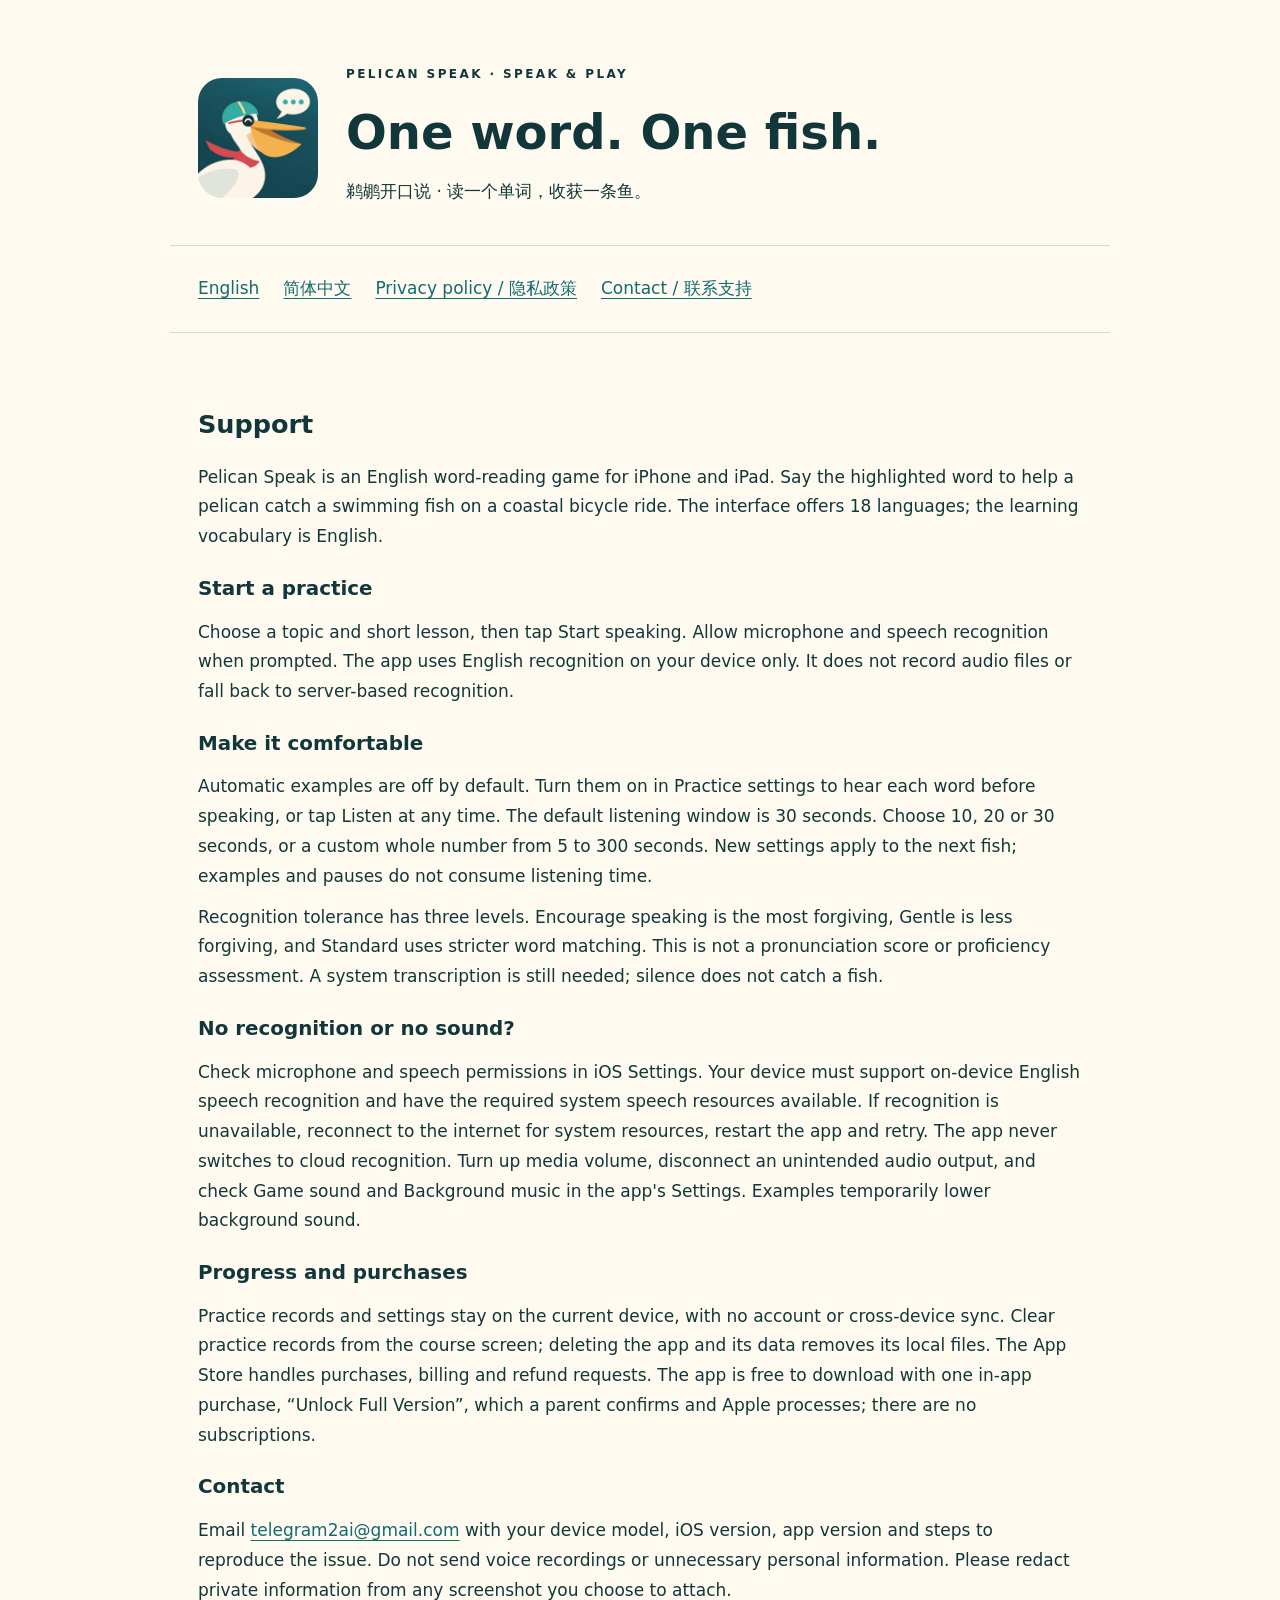
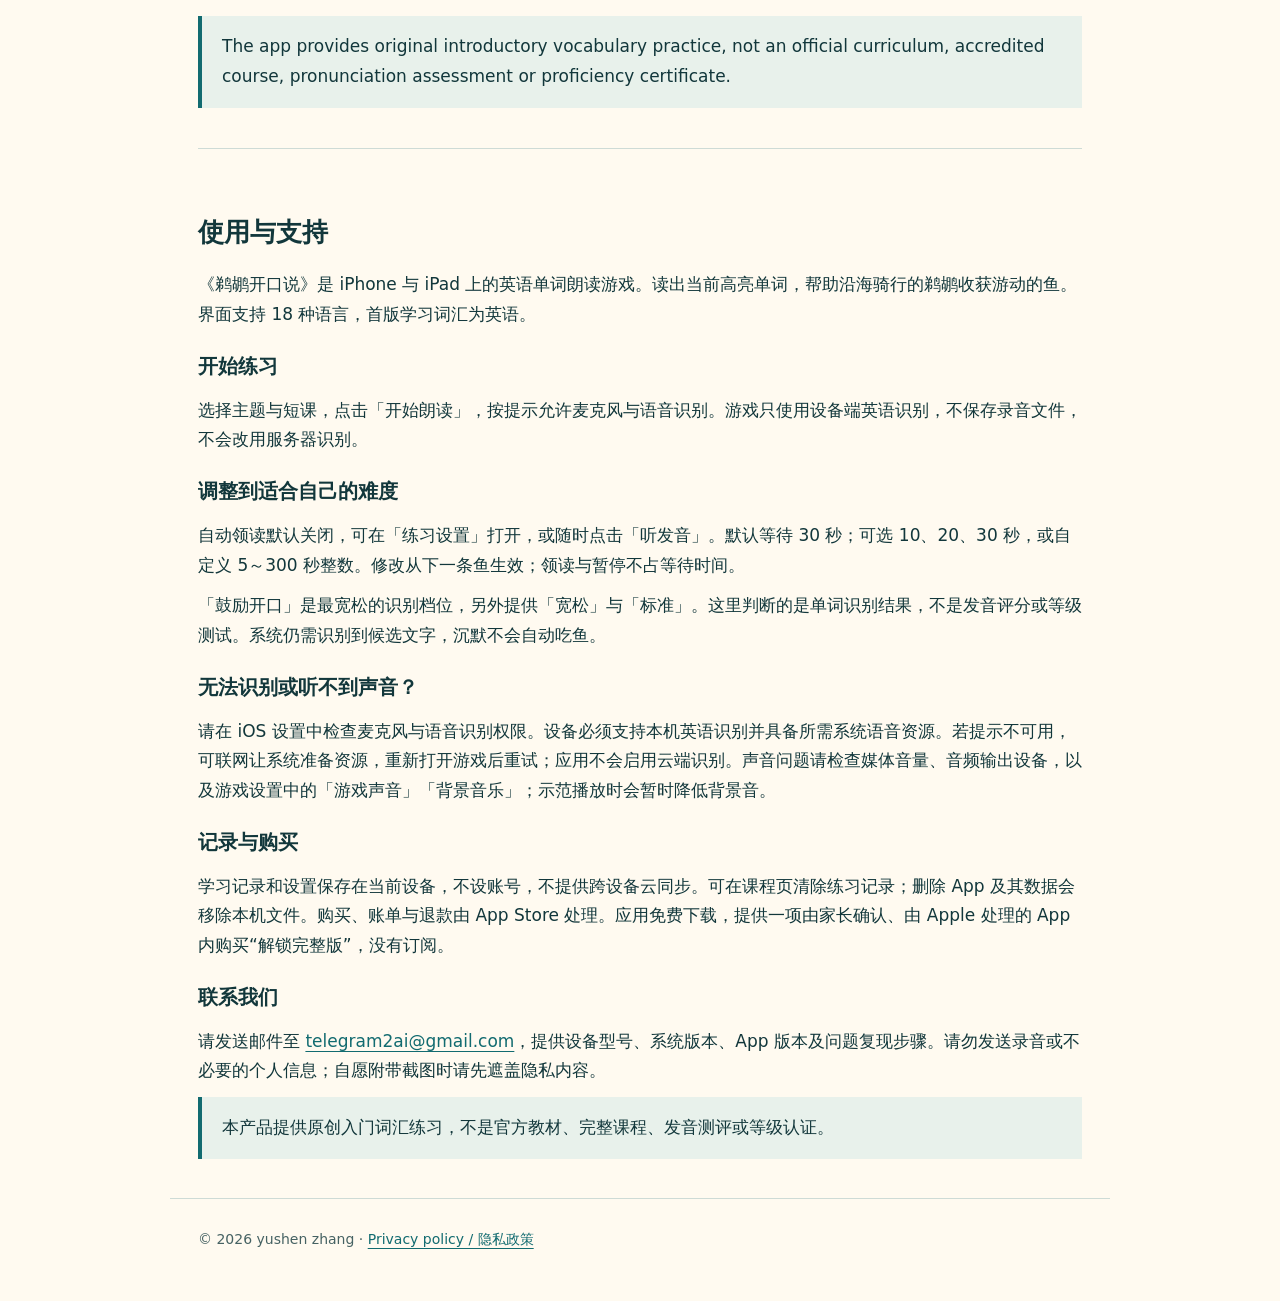
<file: index.html>
<!doctype html>
<html lang="en"><head><meta charset="utf-8"><meta name="viewport" content="width=device-width,initial-scale=1"><meta name="description" content="Pelican Speak support: English word reading, on-device speech recognition, adjustable practice and privacy."><title>Pelican Speak · Support / 鹈鹕开口说支持</title><link rel="stylesheet" href="style.css"></head>
<body><header><img src="icon.png" alt="Pelican Speak icon" width="120" height="120"><div><span class="eyebrow">PELICAN SPEAK · SPEAK &amp; PLAY</span><h1>One word. One fish.</h1><p>鹈鹕开口说 · 读一个单词，收获一条鱼。</p></div></header>
<nav aria-label="Navigation"><a href="#en">English</a><a href="#zh">简体中文</a><a href="privacy.html">Privacy policy / 隐私政策</a><a href="mailto:telegram2ai@gmail.com?subject=Pelican%20Speak%20Support">Contact / 联系支持</a></nav>
<main><section id="en"><h2>Support</h2><p>Pelican Speak is an English word-reading game for iPhone and iPad. Say the highlighted word to help a pelican catch a swimming fish on a coastal bicycle ride. The interface offers 18 languages; the learning vocabulary is English.</p>
<h3>Start a practice</h3><p>Choose a topic and short lesson, then tap Start speaking. Allow microphone and speech recognition when prompted. The app uses English recognition on your device only. It does not record audio files or fall back to server-based recognition.</p>
<h3>Make it comfortable</h3><p>Automatic examples are off by default. Turn them on in Practice settings to hear each word before speaking, or tap Listen at any time. The default listening window is 30 seconds. Choose 10, 20 or 30 seconds, or a custom whole number from 5 to 300 seconds. New settings apply to the next fish; examples and pauses do not consume listening time.</p><p>Recognition tolerance has three levels. Encourage speaking is the most forgiving, Gentle is less forgiving, and Standard uses stricter word matching. This is not a pronunciation score or proficiency assessment. A system transcription is still needed; silence does not catch a fish.</p>
<h3>No recognition or no sound?</h3><p>Check microphone and speech permissions in iOS Settings. Your device must support on-device English speech recognition and have the required system speech resources available. If recognition is unavailable, reconnect to the internet for system resources, restart the app and retry. The app never switches to cloud recognition. Turn up media volume, disconnect an unintended audio output, and check Game sound and Background music in the app's Settings. Examples temporarily lower background sound.</p>
<h3>Progress and purchases</h3><p>Practice records and settings stay on the current device, with no account or cross-device sync. Clear practice records from the course screen; deleting the app and its data removes its local files. The App Store handles purchases, billing and refund requests. The app is free to download with one in-app purchase, “Unlock Full Version”, which a parent confirms and Apple processes; there are no subscriptions.</p>
<h3>Contact</h3><p>Email <a href="mailto:telegram2ai@gmail.com?subject=Pelican%20Speak%20Support">telegram2ai@gmail.com</a> with your device model, iOS version, app version and steps to reproduce the issue. Do not send voice recordings or unnecessary personal information. Please redact private information from any screenshot you choose to attach.</p>
<p class="note">The app provides original introductory vocabulary practice, not an official curriculum, accredited course, pronunciation assessment or proficiency certificate.</p></section>
<section id="zh" lang="zh-Hans"><h2>使用与支持</h2><p>《鹈鹕开口说》是 iPhone 与 iPad 上的英语单词朗读游戏。读出当前高亮单词，帮助沿海骑行的鹈鹕收获游动的鱼。界面支持 18 种语言，首版学习词汇为英语。</p>
<h3>开始练习</h3><p>选择主题与短课，点击「开始朗读」，按提示允许麦克风与语音识别。游戏只使用设备端英语识别，不保存录音文件，不会改用服务器识别。</p>
<h3>调整到适合自己的难度</h3><p>自动领读默认关闭，可在「练习设置」打开，或随时点击「听发音」。默认等待 30 秒；可选 10、20、30 秒，或自定义 5～300 秒整数。修改从下一条鱼生效；领读与暂停不占等待时间。</p><p>「鼓励开口」是最宽松的识别档位，另外提供「宽松」与「标准」。这里判断的是单词识别结果，不是发音评分或等级测试。系统仍需识别到候选文字，沉默不会自动吃鱼。</p>
<h3>无法识别或听不到声音？</h3><p>请在 iOS 设置中检查麦克风与语音识别权限。设备必须支持本机英语识别并具备所需系统语音资源。若提示不可用，可联网让系统准备资源，重新打开游戏后重试；应用不会启用云端识别。声音问题请检查媒体音量、音频输出设备，以及游戏设置中的「游戏声音」「背景音乐」；示范播放时会暂时降低背景音。</p>
<h3>记录与购买</h3><p>学习记录和设置保存在当前设备，不设账号，不提供跨设备云同步。可在课程页清除练习记录；删除 App 及其数据会移除本机文件。购买、账单与退款由 App Store 处理。应用免费下载，提供一项由家长确认、由 Apple 处理的 App 内购买“解锁完整版”，没有订阅。</p>
<h3>联系我们</h3><p>请发送邮件至 <a href="mailto:telegram2ai@gmail.com?subject=Pelican%20Speak%20Support">telegram2ai@gmail.com</a>，提供设备型号、系统版本、App 版本及问题复现步骤。请勿发送录音或不必要的个人信息；自愿附带截图时请先遮盖隐私内容。</p><p class="note">本产品提供原创入门词汇练习，不是官方教材、完整课程、发音测评或等级认证。</p></section></main>
<footer>© 2026 yushen zhang · <a href="privacy.html">Privacy policy / 隐私政策</a></footer></body></html>
</file>
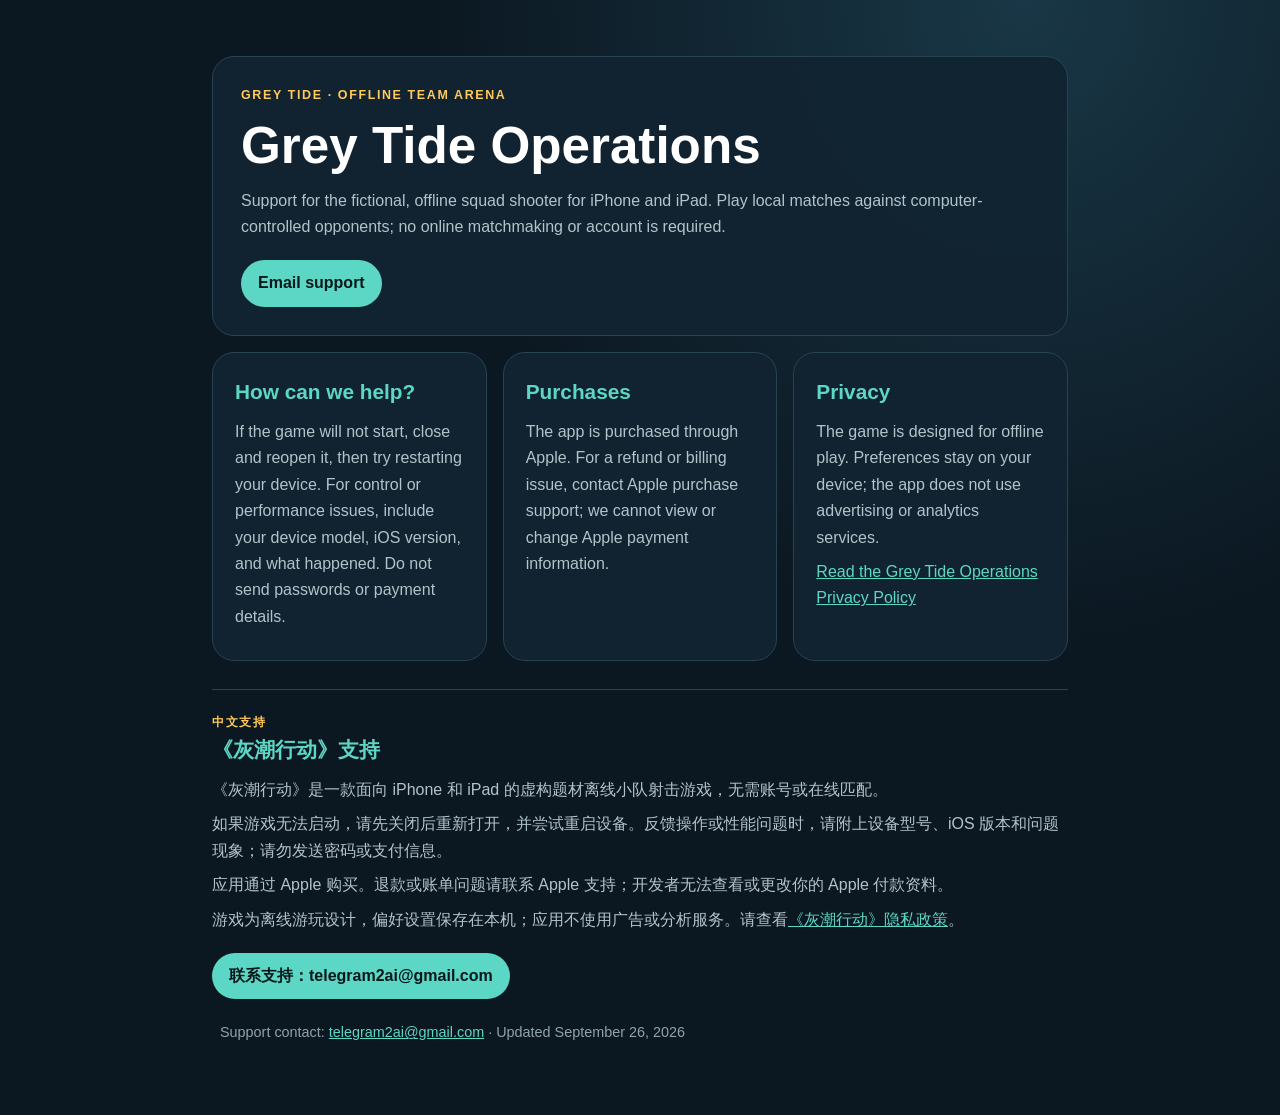
<file: grey-tide/index.html>
<!doctype html>
<title>Grey Tide Support</title><!doctype html>
<html lang="en"><head><meta charset="utf-8"><meta name="viewport" content="width=device-width,initial-scale=1"><meta name="theme-color" content="#0b1721"><title>Grey Tide Operations — Support</title><style>:root{color-scheme:dark;--bg:#0b1721;--panel:#122431;--line:#274352;--text:#edf4f5;--muted:#b2c4ca;--sea:#5dd7c5;--gold:#ffc95b}*{box-sizing:border-box}body{margin:0;background:radial-gradient(ellipse at 80% 0%,#193746 0,transparent 42%),var(--bg);color:var(--text);font:16px/1.65 -apple-system,BlinkMacSystemFont,"Segoe UI",sans-serif}main{max-width:900px;margin:auto;padding:56px 22px 48px}header,.card{border:1px solid var(--line);background:rgba(18,36,49,.94);border-radius:22px;padding:28px}header{margin-bottom:16px}h1{font-size:clamp(2rem,6vw,3.2rem);line-height:1.1;margin:.25em 0;color:#fff}h2{font-size:1.3rem;margin:0 0 10px;color:var(--sea)}p{margin:8px 0;color:var(--muted)}.eyebrow{color:var(--gold);font-weight:700;letter-spacing:.13em;text-transform:uppercase;font-size:.78rem}.grid{display:grid;gap:16px;grid-template-columns:repeat(auto-fit,minmax(245px,1fr))}.card{padding:22px}.email{display:inline-block;margin-top:12px;color:#07181b;background:var(--sea);font-weight:750;text-decoration:none;border-radius:999px;padding:10px 17px}.links{display:flex;gap:18px;flex-wrap:wrap;margin-top:20px}.links a,a{color:var(--sea)}.lang{margin-top:28px;padding-top:22px;border-top:1px solid var(--line)}footer{padding:22px 8px;color:#8ea4ad;font-size:.9rem}a:focus-visible{outline:3px solid var(--gold);outline-offset:3px}</style></head><body><main>
<header><div class="eyebrow">Grey Tide · Offline team arena</div><h1>Grey Tide Operations</h1><p>Support for the fictional, offline squad shooter for iPhone and iPad. Play local matches against computer-controlled opponents; no online matchmaking or account is required.</p><a class="email" href="mailto:telegram2ai@gmail.com?subject=Grey%20Tide%20Operations%20Support">Email support</a></header>
<div class="grid"><section class="card"><h2>How can we help?</h2><p>If the game will not start, close and reopen it, then try restarting your device. For control or performance issues, include your device model, iOS version, and what happened. Do not send passwords or payment details.</p></section><section class="card"><h2>Purchases</h2><p>The app is purchased through Apple. For a refund or billing issue, contact Apple purchase support; we cannot view or change Apple payment information.</p></section><section class="card"><h2>Privacy</h2><p>The game is designed for offline play. Preferences stay on your device; the app does not use advertising or analytics services.</p><p><a href="privacy.html">Read the Grey Tide Operations Privacy Policy</a></p></section></div>
<section class="lang"><div class="eyebrow">中文支持</div><h2>《灰潮行动》支持</h2><p>《灰潮行动》是一款面向 iPhone 和 iPad 的虚构题材离线小队射击游戏，无需账号或在线匹配。</p><p>如果游戏无法启动，请先关闭后重新打开，并尝试重启设备。反馈操作或性能问题时，请附上设备型号、iOS 版本和问题现象；请勿发送密码或支付信息。</p><p>应用通过 Apple 购买。退款或账单问题请联系 Apple 支持；开发者无法查看或更改你的 Apple 付款资料。</p><p>游戏为离线游玩设计，偏好设置保存在本机；应用不使用广告或分析服务。请查看<a href="privacy.html">《灰潮行动》隐私政策</a>。</p><a class="email" href="mailto:telegram2ai@gmail.com?subject=%E7%81%B0%E6%BD%AE%E8%A1%8C%E5%8A%A8%20%E6%94%AF%E6%8C%81">联系支持：telegram2ai@gmail.com</a></section><footer>Support contact: <a href="mailto:telegram2ai@gmail.com">telegram2ai@gmail.com</a> · Updated September 26, 2026</footer></main></body></html>
</file>
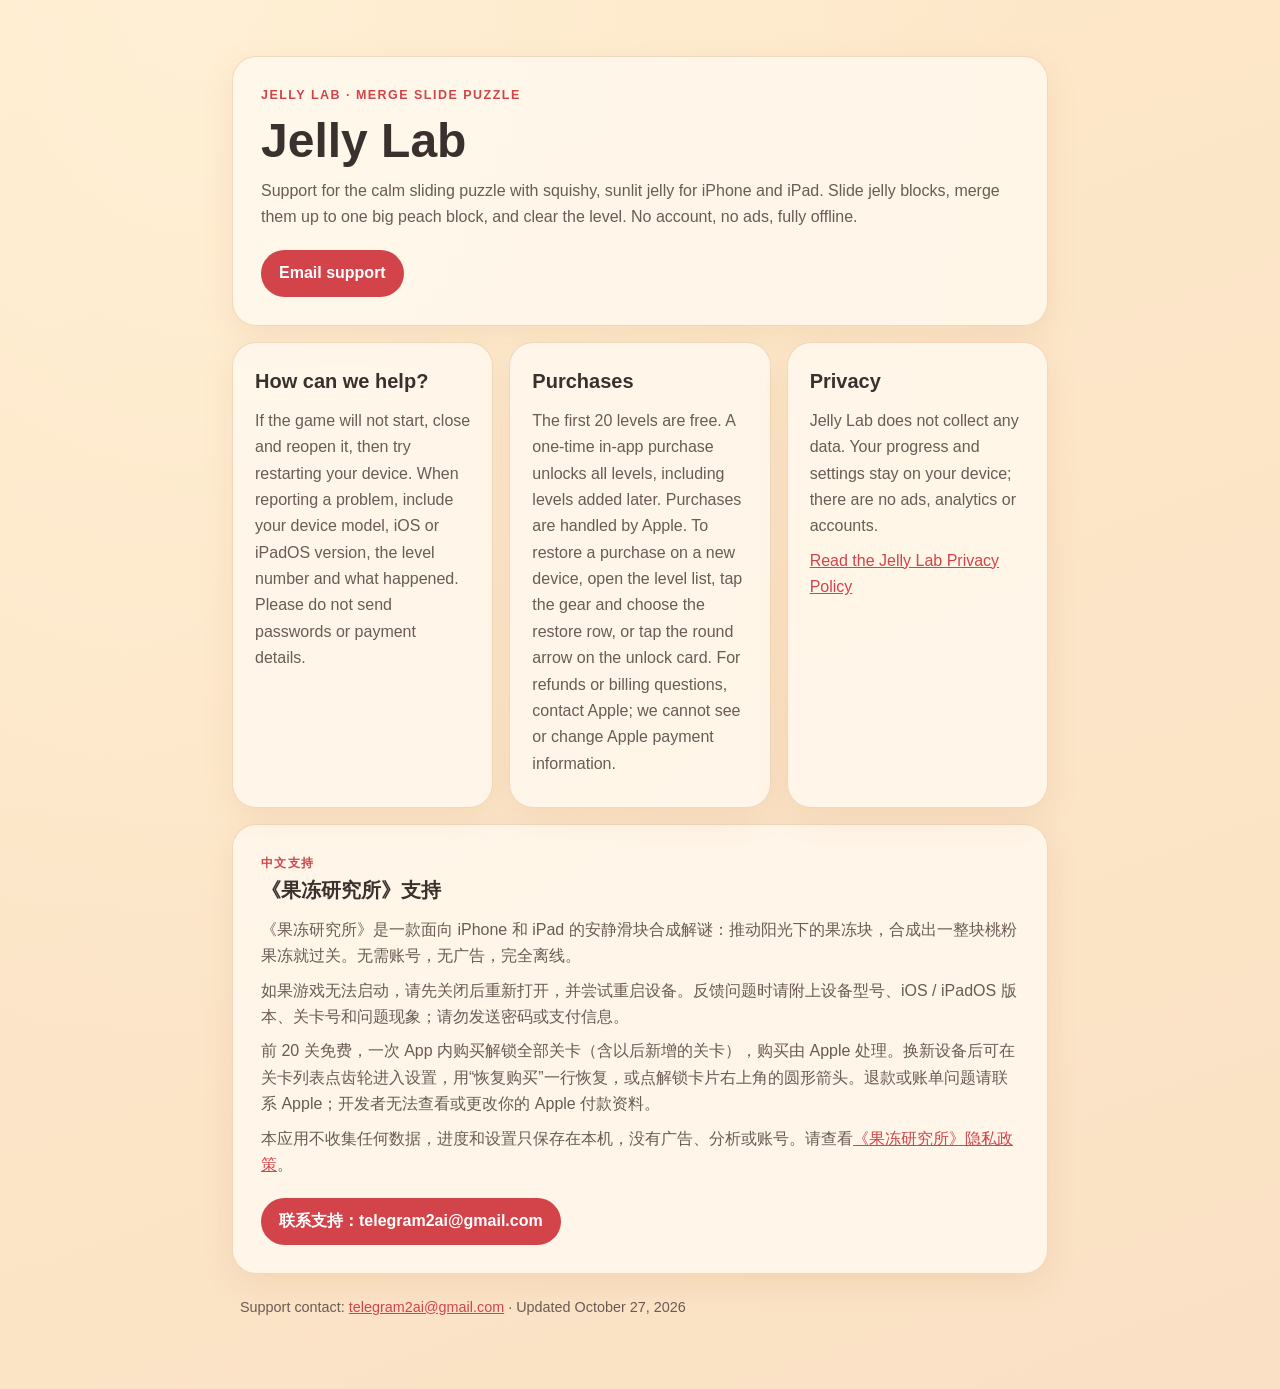
<file: jelly-lab/index.html>
<!doctype html>
<html lang="en"><head><meta charset="utf-8"><meta name="viewport" content="width=device-width,initial-scale=1"><meta name="theme-color" content="#FDE8CC"><title>Jelly Lab — Support</title><link rel="stylesheet" href="style.css"></head><body><main>
<header><div class="eyebrow">Jelly Lab · Merge slide puzzle</div><h1>Jelly Lab</h1><p>Support for the calm sliding puzzle with squishy, sunlit jelly for iPhone and iPad. Slide jelly blocks, merge them up to one big peach block, and clear the level. No account, no ads, fully offline.</p><a class="email" href="mailto:telegram2ai@gmail.com?subject=Jelly%20Lab%20Support">Email support</a></header>
<div class="grid">
<section class="card"><h2>How can we help?</h2><p>If the game will not start, close and reopen it, then try restarting your device. When reporting a problem, include your device model, iOS or iPadOS version, the level number and what happened. Please do not send passwords or payment details.</p></section>
<section class="card"><h2>Purchases</h2><p>The first 20 levels are free. A one-time in-app purchase unlocks all levels, including levels added later. Purchases are handled by Apple. To restore a purchase on a new device, open the level list, tap the gear and choose the restore row, or tap the round arrow on the unlock card. For refunds or billing questions, contact Apple; we cannot see or change Apple payment information.</p></section>
<section class="card"><h2>Privacy</h2><p>Jelly Lab does not collect any data. Your progress and settings stay on your device; there are no ads, analytics or accounts.</p><p><a href="privacy.html">Read the Jelly Lab Privacy Policy</a></p></section>
</div>
<section class="lang"><div class="eyebrow">中文支持</div><h2>《果冻研究所》支持</h2><p>《果冻研究所》是一款面向 iPhone 和 iPad 的安静滑块合成解谜：推动阳光下的果冻块，合成出一整块桃粉果冻就过关。无需账号，无广告，完全离线。</p><p>如果游戏无法启动，请先关闭后重新打开，并尝试重启设备。反馈问题时请附上设备型号、iOS / iPadOS 版本、关卡号和问题现象；请勿发送密码或支付信息。</p><p>前 20 关免费，一次 App 内购买解锁全部关卡（含以后新增的关卡），购买由 Apple 处理。换新设备后可在关卡列表点齿轮进入设置，用“恢复购买”一行恢复，或点解锁卡片右上角的圆形箭头。退款或账单问题请联系 Apple；开发者无法查看或更改你的 Apple 付款资料。</p><p>本应用不收集任何数据，进度和设置只保存在本机，没有广告、分析或账号。请查看<a href="privacy.html">《果冻研究所》隐私政策</a>。</p><a class="email" href="mailto:telegram2ai@gmail.com?subject=%E6%9E%9C%E5%86%BB%E7%A0%94%E7%A9%B6%E6%89%80%20%E6%94%AF%E6%8C%81">联系支持：telegram2ai@gmail.com</a></section>
<footer>Support contact: <a href="mailto:telegram2ai@gmail.com">telegram2ai@gmail.com</a> · Updated October 27, 2026</footer></main></body></html>
</file>
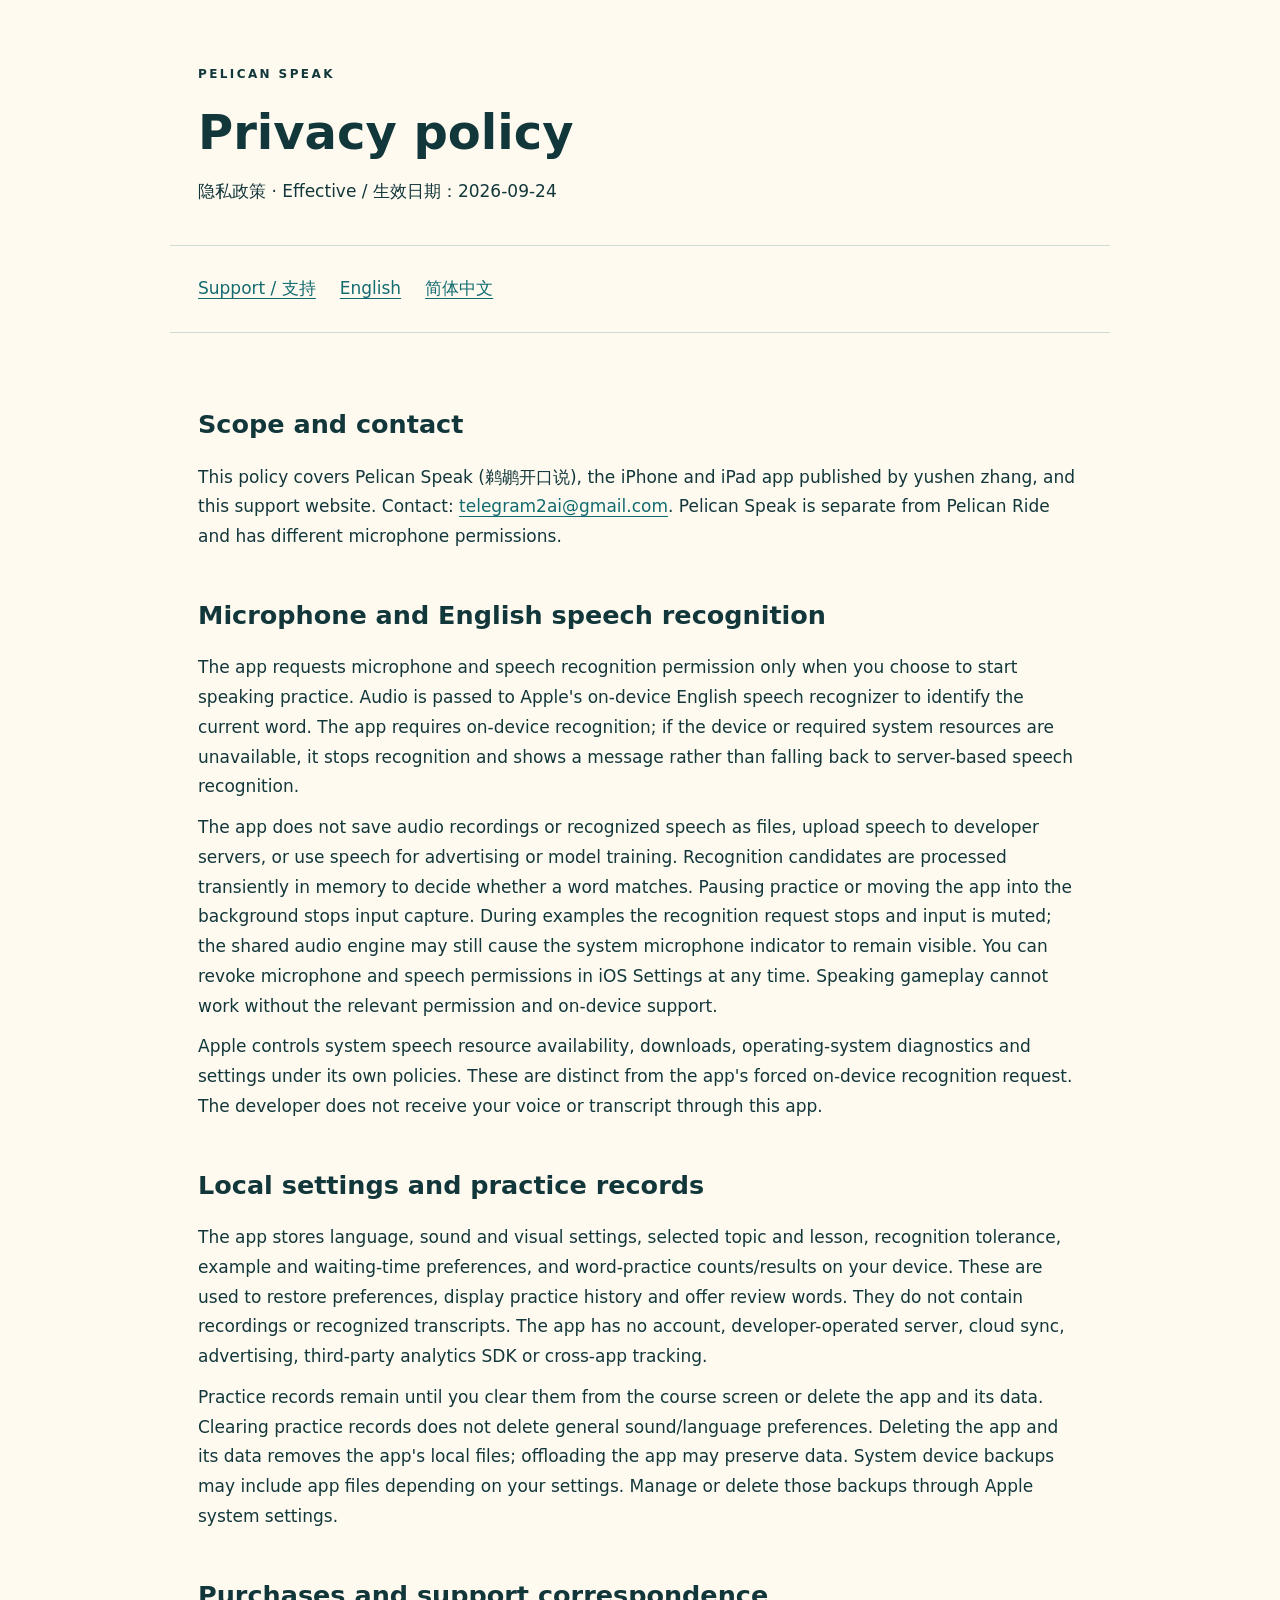
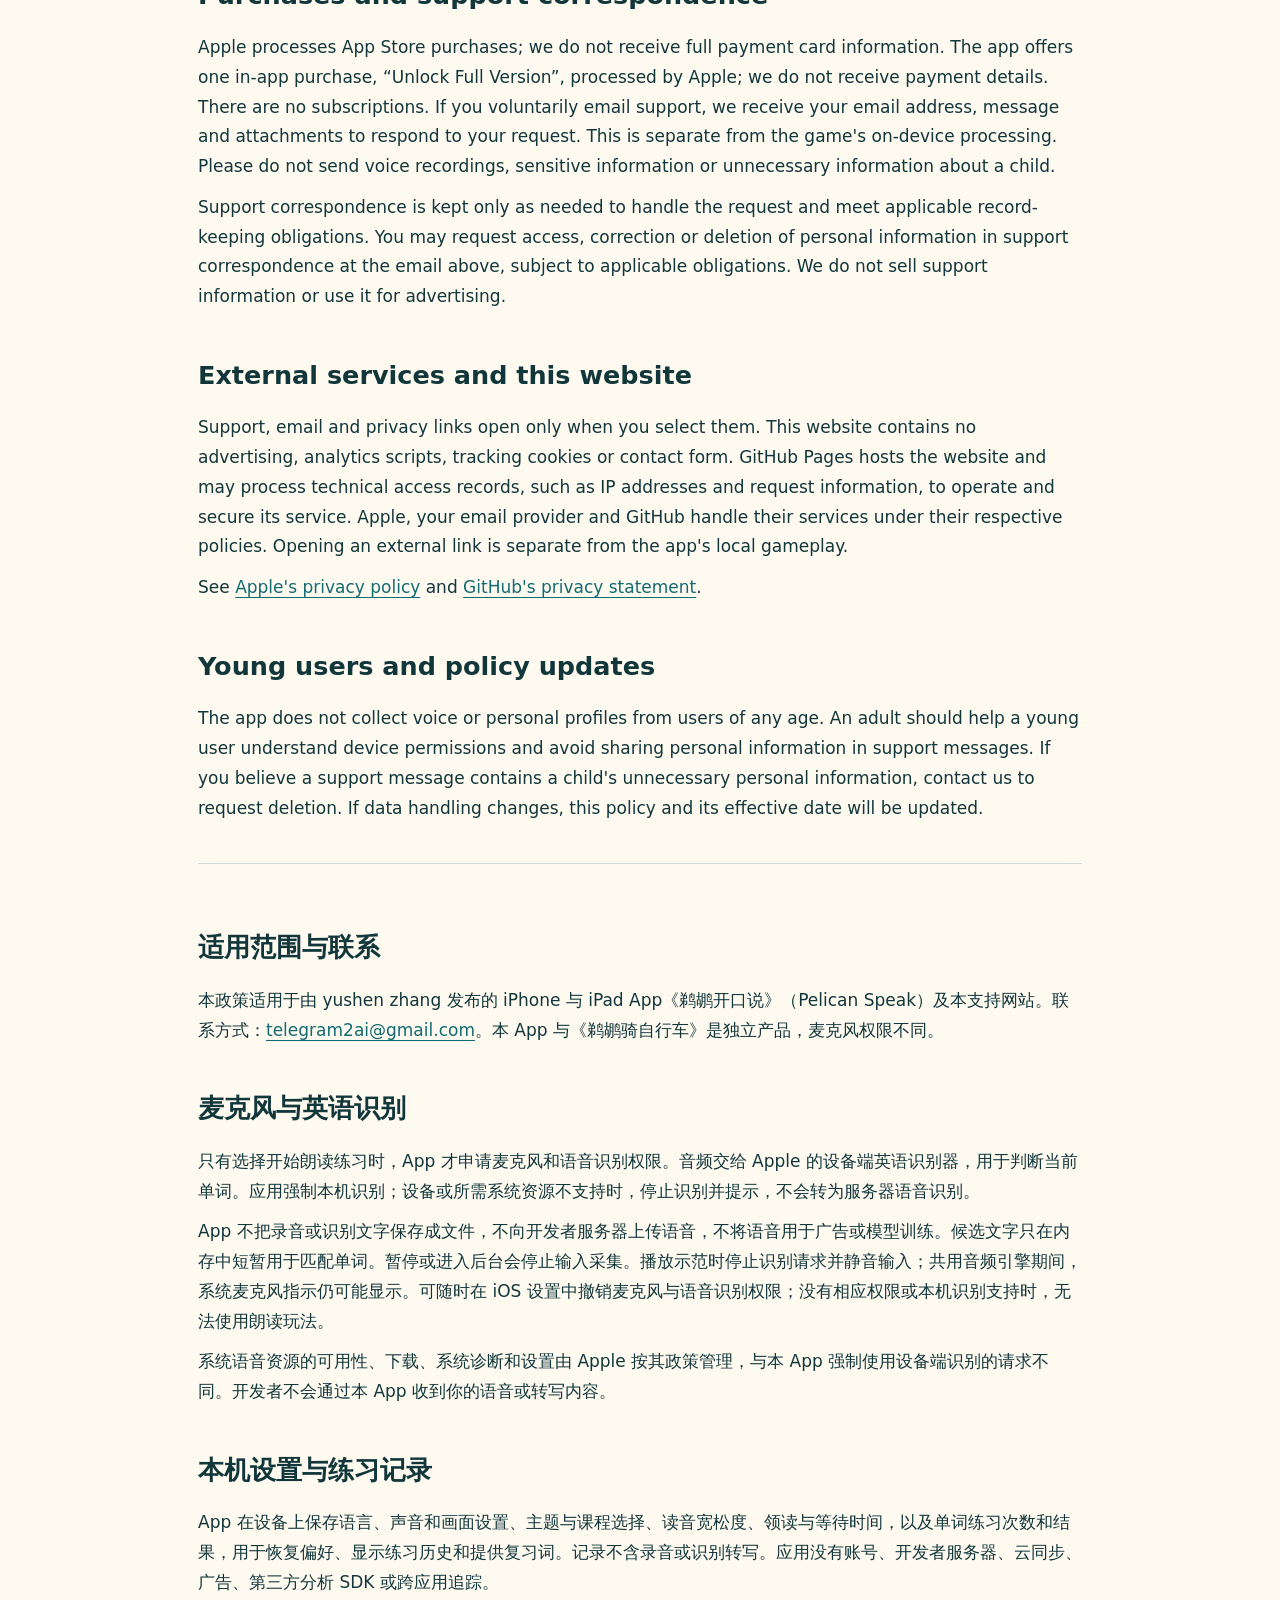
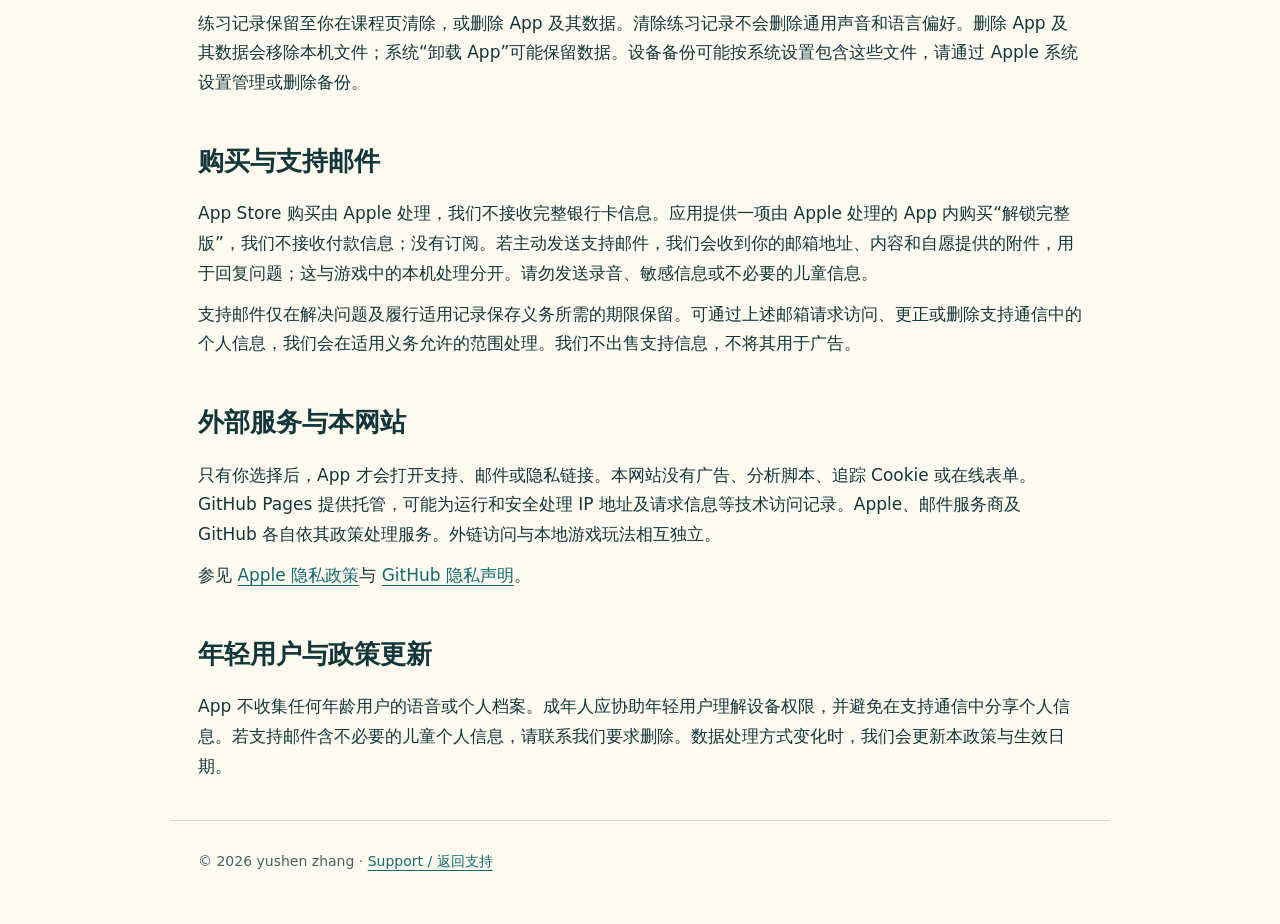
<file: privacy.html>
<!doctype html>
<html lang="en"><head><meta charset="utf-8"><meta name="viewport" content="width=device-width,initial-scale=1"><title>Pelican Speak · Privacy policy / 鹈鹕开口说隐私政策</title><link rel="stylesheet" href="style.css"></head>
<body><header><div><span class="eyebrow">PELICAN SPEAK</span><h1>Privacy policy</h1><p>隐私政策 · Effective / 生效日期：2026-09-24</p></div></header><nav aria-label="Navigation"><a href="index.html">Support / 支持</a><a href="#en">English</a><a href="#zh">简体中文</a></nav>
<main><section id="en"><h2>Scope and contact</h2><p>This policy covers Pelican Speak (鹈鹕开口说), the iPhone and iPad app published by yushen zhang, and this support website. Contact: <a href="mailto:telegram2ai@gmail.com">telegram2ai@gmail.com</a>. Pelican Speak is separate from Pelican Ride and has different microphone permissions.</p>
<h2>Microphone and English speech recognition</h2><p>The app requests microphone and speech recognition permission only when you choose to start speaking practice. Audio is passed to Apple's on-device English speech recognizer to identify the current word. The app requires on-device recognition; if the device or required system resources are unavailable, it stops recognition and shows a message rather than falling back to server-based speech recognition.</p><p>The app does not save audio recordings or recognized speech as files, upload speech to developer servers, or use speech for advertising or model training. Recognition candidates are processed transiently in memory to decide whether a word matches. Pausing practice or moving the app into the background stops input capture. During examples the recognition request stops and input is muted; the shared audio engine may still cause the system microphone indicator to remain visible. You can revoke microphone and speech permissions in iOS Settings at any time. Speaking gameplay cannot work without the relevant permission and on-device support.</p><p>Apple controls system speech resource availability, downloads, operating-system diagnostics and settings under its own policies. These are distinct from the app's forced on-device recognition request. The developer does not receive your voice or transcript through this app.</p>
<h2>Local settings and practice records</h2><p>The app stores language, sound and visual settings, selected topic and lesson, recognition tolerance, example and waiting-time preferences, and word-practice counts/results on your device. These are used to restore preferences, display practice history and offer review words. They do not contain recordings or recognized transcripts. The app has no account, developer-operated server, cloud sync, advertising, third-party analytics SDK or cross-app tracking.</p><p>Practice records remain until you clear them from the course screen or delete the app and its data. Clearing practice records does not delete general sound/language preferences. Deleting the app and its data removes the app's local files; offloading the app may preserve data. System device backups may include app files depending on your settings. Manage or delete those backups through Apple system settings.</p>
<h2>Purchases and support correspondence</h2><p>Apple processes App Store purchases; we do not receive full payment card information. The app offers one in-app purchase, “Unlock Full Version”, processed by Apple; we do not receive payment details. There are no subscriptions. If you voluntarily email support, we receive your email address, message and attachments to respond to your request. This is separate from the game's on-device processing. Please do not send voice recordings, sensitive information or unnecessary information about a child.</p><p>Support correspondence is kept only as needed to handle the request and meet applicable record-keeping obligations. You may request access, correction or deletion of personal information in support correspondence at the email above, subject to applicable obligations. We do not sell support information or use it for advertising.</p>
<h2>External services and this website</h2><p>Support, email and privacy links open only when you select them. This website contains no advertising, analytics scripts, tracking cookies or contact form. GitHub Pages hosts the website and may process technical access records, such as IP addresses and request information, to operate and secure its service. Apple, your email provider and GitHub handle their services under their respective policies. Opening an external link is separate from the app's local gameplay.</p><p>See <a href="https://www.apple.com/legal/privacy/">Apple's privacy policy</a> and <a href="https://docs.github.com/en/site-policy/privacy-policies/github-general-privacy-statement">GitHub's privacy statement</a>.</p>
<h2>Young users and policy updates</h2><p>The app does not collect voice or personal profiles from users of any age. An adult should help a young user understand device permissions and avoid sharing personal information in support messages. If you believe a support message contains a child's unnecessary personal information, contact us to request deletion. If data handling changes, this policy and its effective date will be updated.</p></section>
<section id="zh" lang="zh-Hans"><h2>适用范围与联系</h2><p>本政策适用于由 yushen zhang 发布的 iPhone 与 iPad App《鹈鹕开口说》（Pelican Speak）及本支持网站。联系方式：<a href="mailto:telegram2ai@gmail.com">telegram2ai@gmail.com</a>。本 App 与《鹈鹕骑自行车》是独立产品，麦克风权限不同。</p>
<h2>麦克风与英语识别</h2><p>只有选择开始朗读练习时，App 才申请麦克风和语音识别权限。音频交给 Apple 的设备端英语识别器，用于判断当前单词。应用强制本机识别；设备或所需系统资源不支持时，停止识别并提示，不会转为服务器语音识别。</p><p>App 不把录音或识别文字保存成文件，不向开发者服务器上传语音，不将语音用于广告或模型训练。候选文字只在内存中短暂用于匹配单词。暂停或进入后台会停止输入采集。播放示范时停止识别请求并静音输入；共用音频引擎期间，系统麦克风指示仍可能显示。可随时在 iOS 设置中撤销麦克风与语音识别权限；没有相应权限或本机识别支持时，无法使用朗读玩法。</p><p>系统语音资源的可用性、下载、系统诊断和设置由 Apple 按其政策管理，与本 App 强制使用设备端识别的请求不同。开发者不会通过本 App 收到你的语音或转写内容。</p>
<h2>本机设置与练习记录</h2><p>App 在设备上保存语言、声音和画面设置、主题与课程选择、读音宽松度、领读与等待时间，以及单词练习次数和结果，用于恢复偏好、显示练习历史和提供复习词。记录不含录音或识别转写。应用没有账号、开发者服务器、云同步、广告、第三方分析 SDK 或跨应用追踪。</p><p>练习记录保留至你在课程页清除，或删除 App 及其数据。清除练习记录不会删除通用声音和语言偏好。删除 App 及其数据会移除本机文件；系统“卸载 App”可能保留数据。设备备份可能按系统设置包含这些文件，请通过 Apple 系统设置管理或删除备份。</p>
<h2>购买与支持邮件</h2><p>App Store 购买由 Apple 处理，我们不接收完整银行卡信息。应用提供一项由 Apple 处理的 App 内购买“解锁完整版”，我们不接收付款信息；没有订阅。若主动发送支持邮件，我们会收到你的邮箱地址、内容和自愿提供的附件，用于回复问题；这与游戏中的本机处理分开。请勿发送录音、敏感信息或不必要的儿童信息。</p><p>支持邮件仅在解决问题及履行适用记录保存义务所需的期限保留。可通过上述邮箱请求访问、更正或删除支持通信中的个人信息，我们会在适用义务允许的范围处理。我们不出售支持信息，不将其用于广告。</p>
<h2>外部服务与本网站</h2><p>只有你选择后，App 才会打开支持、邮件或隐私链接。本网站没有广告、分析脚本、追踪 Cookie 或在线表单。GitHub Pages 提供托管，可能为运行和安全处理 IP 地址及请求信息等技术访问记录。Apple、邮件服务商及 GitHub 各自依其政策处理服务。外链访问与本地游戏玩法相互独立。</p><p>参见 <a href="https://www.apple.com/legal/privacy/">Apple 隐私政策</a>与 <a href="https://docs.github.com/en/site-policy/privacy-policies/github-general-privacy-statement">GitHub 隐私声明</a>。</p>
<h2>年轻用户与政策更新</h2><p>App 不收集任何年龄用户的语音或个人档案。成年人应协助年轻用户理解设备权限，并避免在支持通信中分享个人信息。若支持邮件含不必要的儿童个人信息，请联系我们要求删除。数据处理方式变化时，我们会更新本政策与生效日期。</p></section></main><footer>© 2026 yushen zhang · <a href="index.html">Support / 返回支持</a></footer></body></html>
</file>
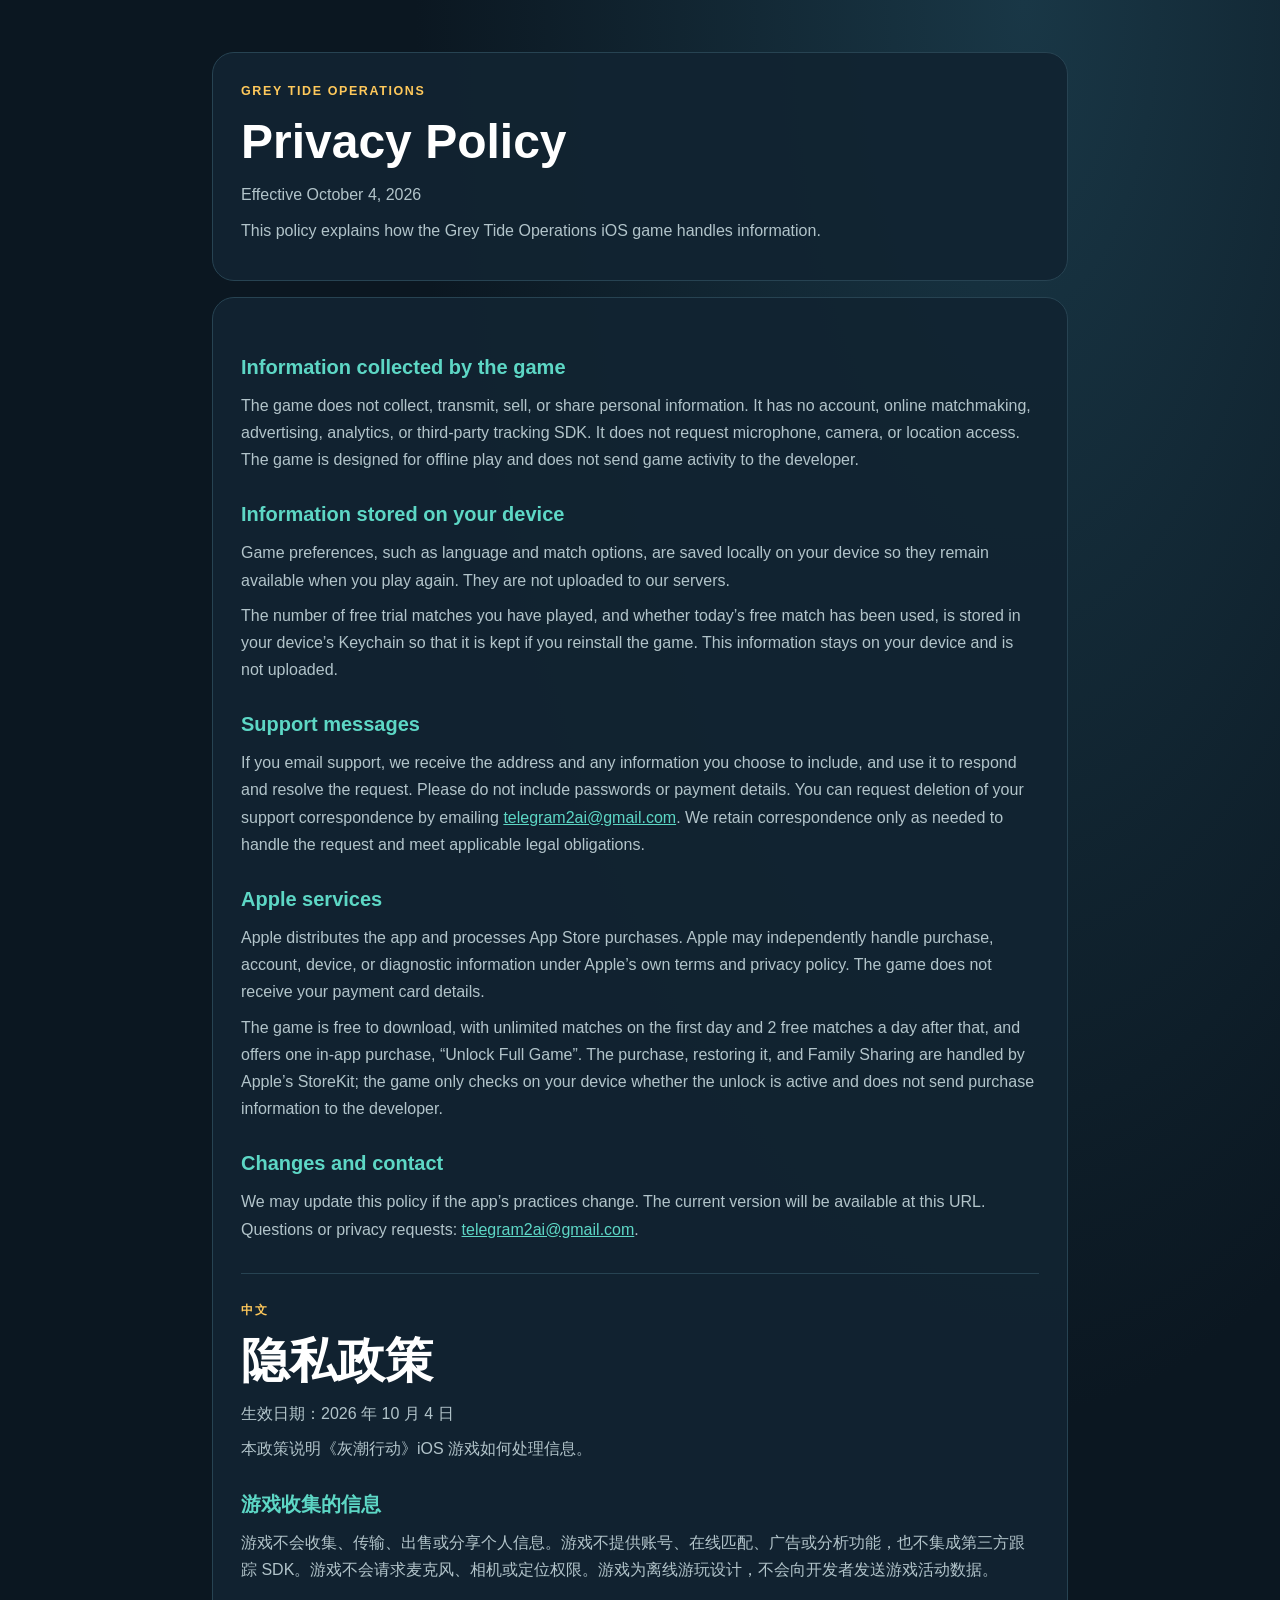
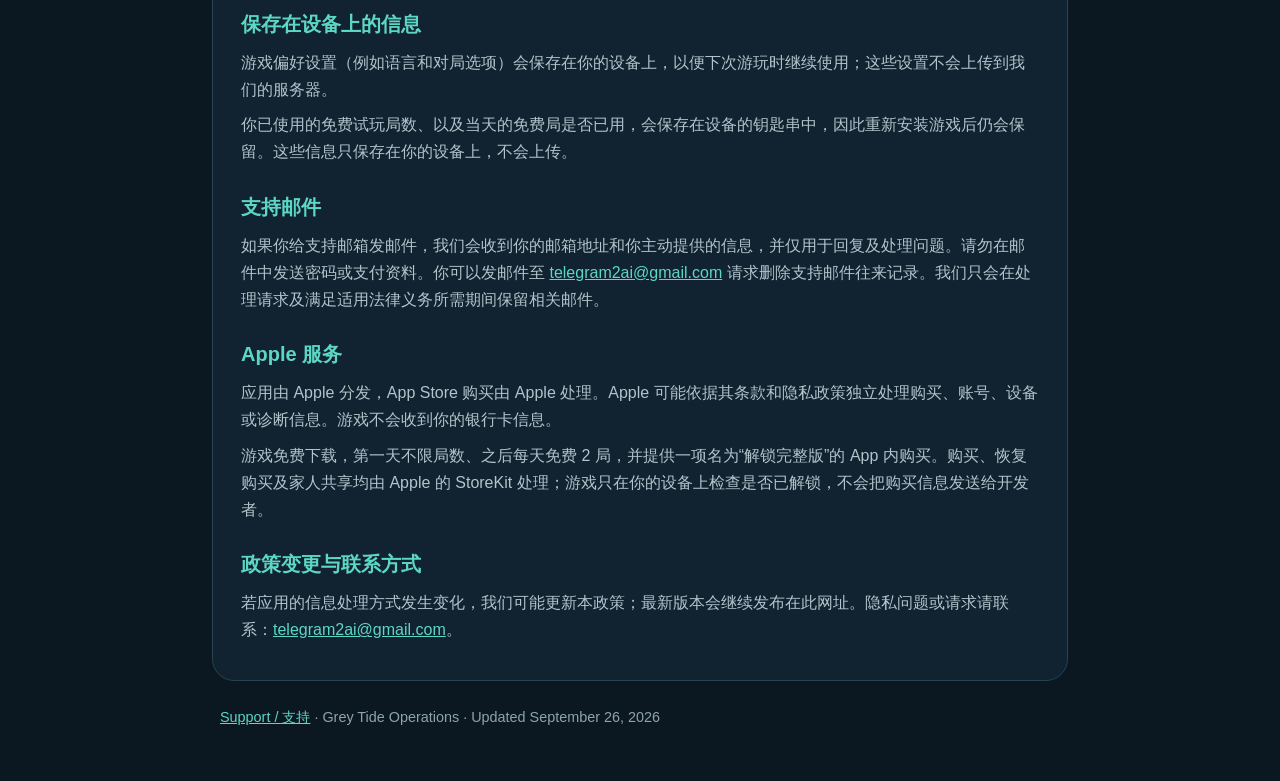
<file: grey-tide/privacy.html>
<!doctype html>
<html lang="en"><head><meta charset="utf-8"><meta name="viewport" content="width=device-width,initial-scale=1"><meta name="theme-color" content="#0b1721"><title>Grey Tide Operations — Privacy Policy</title><style>:root{color-scheme:dark;--bg:#0b1721;--panel:#122431;--line:#274352;--text:#edf4f5;--muted:#b2c4ca;--sea:#5dd7c5;--gold:#ffc95b}*{box-sizing:border-box}body{margin:0;background:radial-gradient(ellipse at 80% 0%,#193746 0,transparent 42%),var(--bg);color:var(--text);font:16px/1.7 -apple-system,BlinkMacSystemFont,"Segoe UI",sans-serif}main{max-width:900px;margin:auto;padding:52px 22px 44px}header,article{border:1px solid var(--line);background:rgba(18,36,49,.94);border-radius:22px;padding:28px;margin-bottom:16px}h1{font-size:clamp(2rem,5vw,3rem);line-height:1.15;margin:.25em 0;color:#fff}h2{font-size:1.25rem;color:var(--sea);margin:24px 0 6px}p,li{color:var(--muted)}p{margin:8px 0}.eyebrow{color:var(--gold);font-weight:700;letter-spacing:.13em;text-transform:uppercase;font-size:.78rem}a{color:var(--sea)}.lang{padding-top:26px;border-top:1px solid var(--line);margin-top:30px}footer{color:#8ea4ad;font-size:.9rem;padding:8px}a:focus-visible{outline:3px solid var(--gold);outline-offset:3px}</style></head><body><main>
<header><div class="eyebrow">Grey Tide Operations</div><h1>Privacy Policy</h1><p>Effective October 4, 2026</p><p>This policy explains how the Grey Tide Operations iOS game handles information.</p></header><article>
<h2>Information collected by the game</h2><p>The game does not collect, transmit, sell, or share personal information. It has no account, online matchmaking, advertising, analytics, or third-party tracking SDK. It does not request microphone, camera, or location access. The game is designed for offline play and does not send game activity to the developer.</p>
<h2>Information stored on your device</h2><p>Game preferences, such as language and match options, are saved locally on your device so they remain available when you play again. They are not uploaded to our servers.</p><p>The number of free trial matches you have played, and whether today’s free match has been used, is stored in your device’s Keychain so that it is kept if you reinstall the game. This information stays on your device and is not uploaded.</p>
<h2>Support messages</h2><p>If you email support, we receive the address and any information you choose to include, and use it to respond and resolve the request. Please do not include passwords or payment details. You can request deletion of your support correspondence by emailing <a href="mailto:telegram2ai@gmail.com">telegram2ai@gmail.com</a>. We retain correspondence only as needed to handle the request and meet applicable legal obligations.</p>
<h2>Apple services</h2><p>Apple distributes the app and processes App Store purchases. Apple may independently handle purchase, account, device, or diagnostic information under Apple’s own terms and privacy policy. The game does not receive your payment card details.</p><p>The game is free to download, with unlimited matches on the first day and 2 free matches a day after that, and offers one in-app purchase, “Unlock Full Game”. The purchase, restoring it, and Family Sharing are handled by Apple’s StoreKit; the game only checks on your device whether the unlock is active and does not send purchase information to the developer.</p>
<h2>Changes and contact</h2><p>We may update this policy if the app’s practices change. The current version will be available at this URL. Questions or privacy requests: <a href="mailto:telegram2ai@gmail.com">telegram2ai@gmail.com</a>.</p>
<section class="lang" lang="zh-Hans"><div class="eyebrow">中文</div><h1>隐私政策</h1><p>生效日期：2026 年 10 月 4 日</p><p>本政策说明《灰潮行动》iOS 游戏如何处理信息。</p>
<h2>游戏收集的信息</h2><p>游戏不会收集、传输、出售或分享个人信息。游戏不提供账号、在线匹配、广告或分析功能，也不集成第三方跟踪 SDK。游戏不会请求麦克风、相机或定位权限。游戏为离线游玩设计，不会向开发者发送游戏活动数据。</p>
<h2>保存在设备上的信息</h2><p>游戏偏好设置（例如语言和对局选项）会保存在你的设备上，以便下次游玩时继续使用；这些设置不会上传到我们的服务器。</p><p>你已使用的免费试玩局数、以及当天的免费局是否已用，会保存在设备的钥匙串中，因此重新安装游戏后仍会保留。这些信息只保存在你的设备上，不会上传。</p>
<h2>支持邮件</h2><p>如果你给支持邮箱发邮件，我们会收到你的邮箱地址和你主动提供的信息，并仅用于回复及处理问题。请勿在邮件中发送密码或支付资料。你可以发邮件至 <a href="mailto:telegram2ai@gmail.com">telegram2ai@gmail.com</a> 请求删除支持邮件往来记录。我们只会在处理请求及满足适用法律义务所需期间保留相关邮件。</p>
<h2>Apple 服务</h2><p>应用由 Apple 分发，App Store 购买由 Apple 处理。Apple 可能依据其条款和隐私政策独立处理购买、账号、设备或诊断信息。游戏不会收到你的银行卡信息。</p><p>游戏免费下载，第一天不限局数、之后每天免费 2 局，并提供一项名为“解锁完整版”的 App 内购买。购买、恢复购买及家人共享均由 Apple 的 StoreKit 处理；游戏只在你的设备上检查是否已解锁，不会把购买信息发送给开发者。</p>
<h2>政策变更与联系方式</h2><p>若应用的信息处理方式发生变化，我们可能更新本政策；最新版本会继续发布在此网址。隐私问题或请求请联系：<a href="mailto:telegram2ai@gmail.com">telegram2ai@gmail.com</a>。</p></section>
</article><footer><a href="index.html">Support / 支持</a> · Grey Tide Operations · Updated September 26, 2026</footer></main></body></html>
</file>
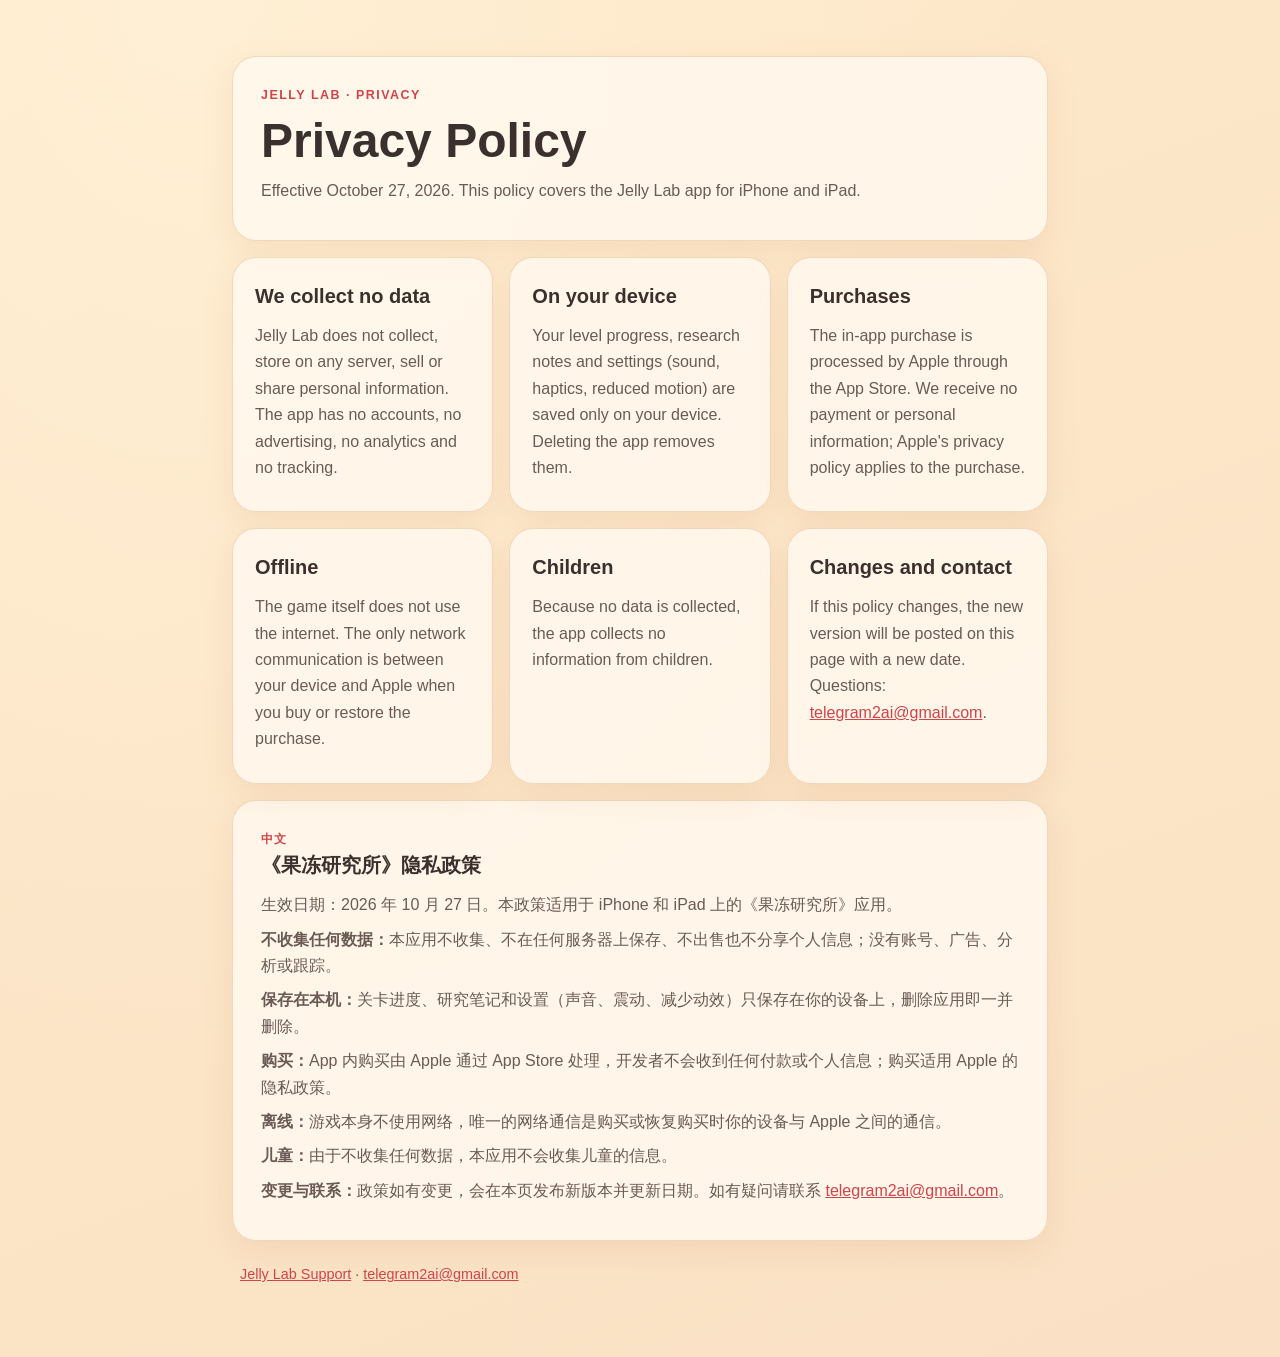
<file: jelly-lab/privacy.html>
<!doctype html>
<html lang="en"><head><meta charset="utf-8"><meta name="viewport" content="width=device-width,initial-scale=1"><meta name="theme-color" content="#FDE8CC"><title>Jelly Lab — Privacy Policy</title><link rel="stylesheet" href="style.css"></head><body><main>
<header><div class="eyebrow">Jelly Lab · Privacy</div><h1>Privacy Policy</h1><p>Effective October 27, 2026. This policy covers the Jelly Lab app for iPhone and iPad.</p></header>
<div class="grid">
<section class="card"><h2>We collect no data</h2><p>Jelly Lab does not collect, store on any server, sell or share personal information. The app has no accounts, no advertising, no analytics and no tracking.</p></section>
<section class="card"><h2>On your device</h2><p>Your level progress, research notes and settings (sound, haptics, reduced motion) are saved only on your device. Deleting the app removes them.</p></section>
<section class="card"><h2>Purchases</h2><p>The in-app purchase is processed by Apple through the App Store. We receive no payment or personal information; Apple's privacy policy applies to the purchase.</p></section>
<section class="card"><h2>Offline</h2><p>The game itself does not use the internet. The only network communication is between your device and Apple when you buy or restore the purchase.</p></section>
<section class="card"><h2>Children</h2><p>Because no data is collected, the app collects no information from children.</p></section>
<section class="card"><h2>Changes and contact</h2><p>If this policy changes, the new version will be posted on this page with a new date. Questions: <a href="mailto:telegram2ai@gmail.com">telegram2ai@gmail.com</a>.</p></section>
</div>
<section class="lang"><div class="eyebrow">中文</div><h2>《果冻研究所》隐私政策</h2><p>生效日期：2026 年 10 月 27 日。本政策适用于 iPhone 和 iPad 上的《果冻研究所》应用。</p><p><strong>不收集任何数据：</strong>本应用不收集、不在任何服务器上保存、不出售也不分享个人信息；没有账号、广告、分析或跟踪。</p><p><strong>保存在本机：</strong>关卡进度、研究笔记和设置（声音、震动、减少动效）只保存在你的设备上，删除应用即一并删除。</p><p><strong>购买：</strong>App 内购买由 Apple 通过 App Store 处理，开发者不会收到任何付款或个人信息；购买适用 Apple 的隐私政策。</p><p><strong>离线：</strong>游戏本身不使用网络，唯一的网络通信是购买或恢复购买时你的设备与 Apple 之间的通信。</p><p><strong>儿童：</strong>由于不收集任何数据，本应用不会收集儿童的信息。</p><p><strong>变更与联系：</strong>政策如有变更，会在本页发布新版本并更新日期。如有疑问请联系 <a href="mailto:telegram2ai@gmail.com">telegram2ai@gmail.com</a>。</p></section>
<footer><a href="./">Jelly Lab Support</a> · <a href="mailto:telegram2ai@gmail.com">telegram2ai@gmail.com</a></footer></main></body></html>
</file>
<file: style.css>
:root{color-scheme:light;--ink:#12373b;--sea:#126b70;--paper:#fffaf0;--line:#cedbd6}*{box-sizing:border-box}body{margin:0;background:var(--paper);color:var(--ink);font:17px/1.75 system-ui,-apple-system,sans-serif}header,nav,main,footer{max-width:940px;margin:auto;padding:28px}header{display:flex;gap:28px;align-items:center;padding-top:58px}header img{width:120px;height:120px;border-radius:24px}h1{font-size:clamp(30px,5vw,48px);line-height:1.15;margin:.35em 0}h2{line-height:1.35;margin-top:1.8em}h3{margin-bottom:.25em}p{margin:.65em 0}a{color:var(--sea);text-underline-offset:4px}a:focus-visible{outline:3px solid #dc881d;outline-offset:4px}nav{display:flex;gap:24px;flex-wrap:wrap;border-block:1px solid var(--line)}section+section{border-top:1px solid var(--line);margin-top:40px;padding-top:20px}.eyebrow{font-size:12px;letter-spacing:.2em;font-weight:700}.note{padding:16px 20px;border-left:4px solid var(--sea);background:#e8f1eb}footer{font-size:14px;color:#466263;border-top:1px solid var(--line);padding-bottom:50px}@media(max-width:560px){header{align-items:flex-start;gap:16px}header img{width:76px;height:76px;border-radius:18px}header,nav,main,footer{padding-inline:22px}}
</file>
<file: jelly-lab/style.css>
:root{color-scheme:light;--bg:#FDE8CC;--panel:rgba(255,248,238,.86);--line:rgba(201,138,75,.28);--text:#3B302E;--muted:#6B5A55;--accent:#D2434A;--gold:#EDBB48}
*{box-sizing:border-box}
body{margin:0;background:radial-gradient(ellipse at 15% 0%,#FFEFD4 0,transparent 55%),linear-gradient(160deg,#FEE9CA,#FAE1C5);color:var(--text);font:16px/1.65 ui-rounded,"SF Pro Rounded",-apple-system,BlinkMacSystemFont,"Segoe UI","PingFang SC",sans-serif;min-height:100vh}
main{max-width:860px;margin:auto;padding:56px 22px 48px}
header,.card,.lang{border:1px solid var(--line);background:var(--panel);border-radius:24px;padding:28px;box-shadow:0 10px 30px rgba(201,138,75,.14)}
header{margin-bottom:16px}
h1{font-size:clamp(2rem,6vw,3rem);line-height:1.1;margin:.2em 0}
h2{font-size:1.25rem;margin:0 0 10px}
p,li{margin:8px 0;color:var(--muted)}
.eyebrow{color:var(--accent);font-weight:700;letter-spacing:.12em;text-transform:uppercase;font-size:.78rem}
.grid{display:grid;gap:16px;grid-template-columns:repeat(auto-fit,minmax(240px,1fr))}
.card{padding:22px}
.lang{margin-top:16px}
.email{display:inline-block;margin-top:12px;color:#fff;background:var(--accent);font-weight:700;text-decoration:none;border-radius:999px;padding:10px 18px}
a{color:var(--accent)}
footer{padding:22px 8px;color:var(--muted);font-size:.9rem}
a:focus-visible{outline:3px solid var(--gold);outline-offset:3px}
</file>
